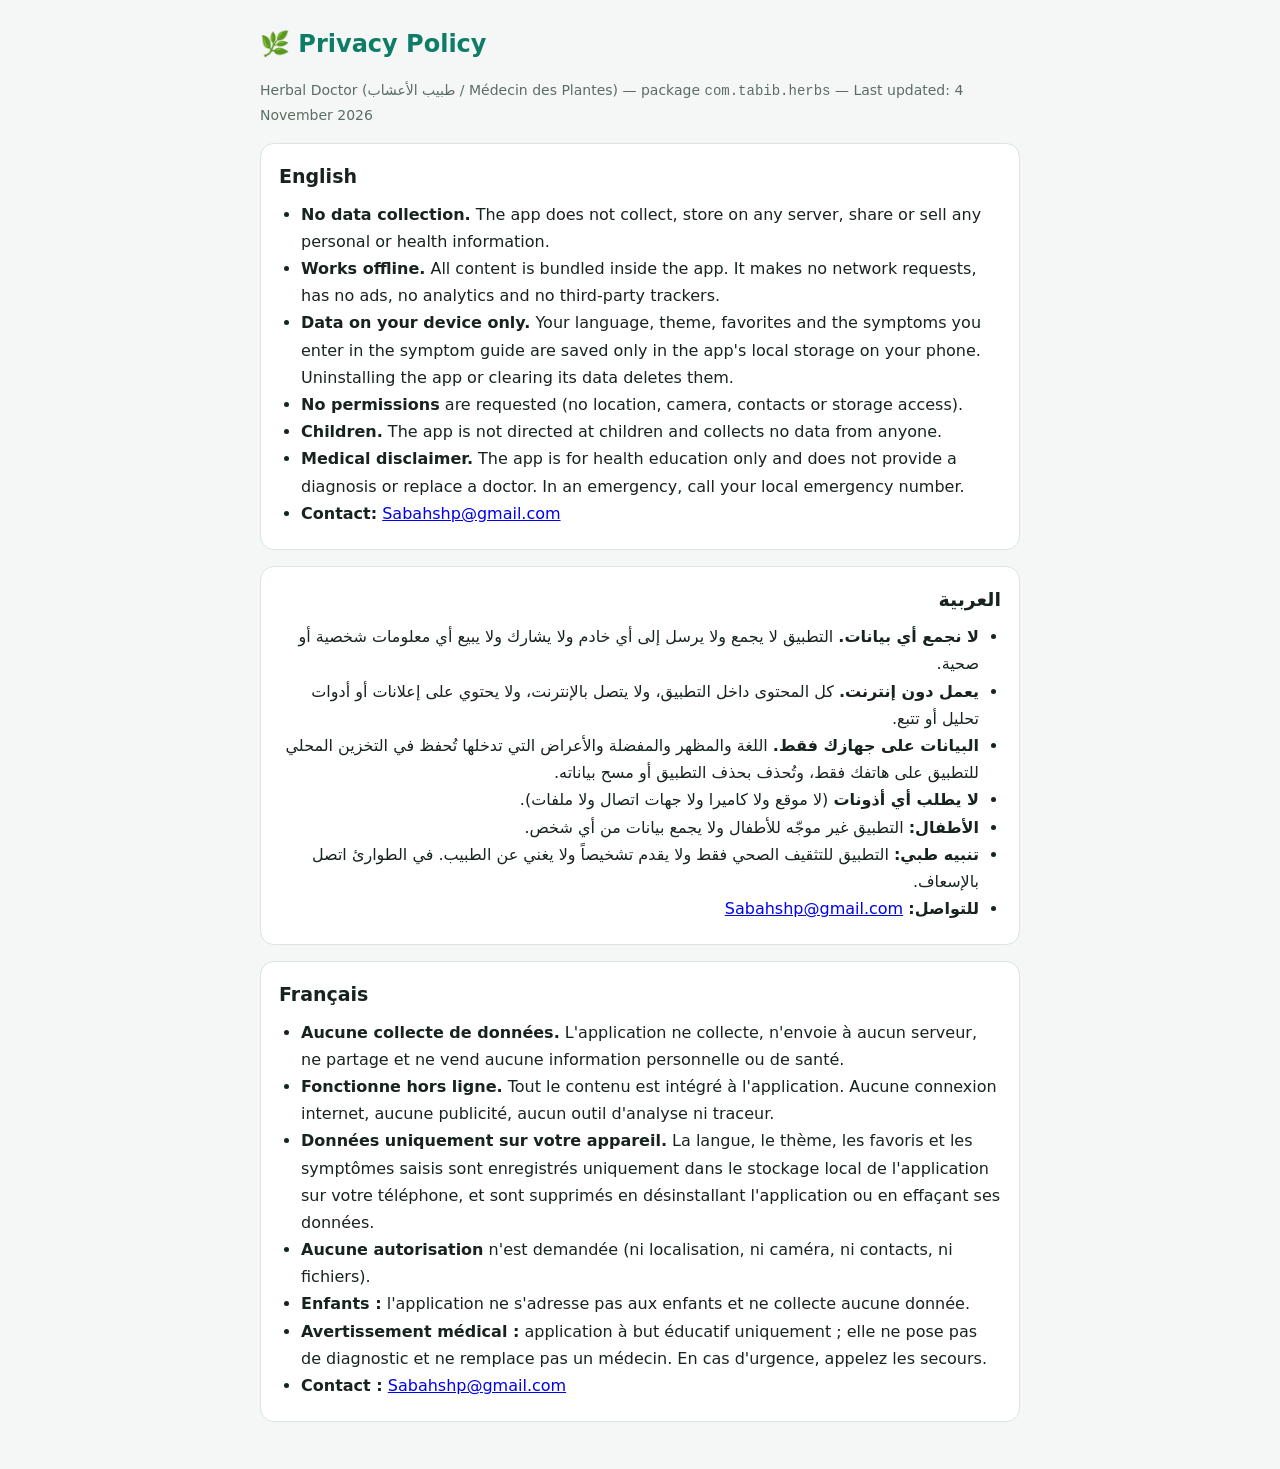
<file: medicine-app/www/privacy.html>
<!DOCTYPE html>
<html lang="en">
<head>
<meta charset="UTF-8">
<meta name="viewport" content="width=device-width, initial-scale=1.0">
<title>Privacy Policy — Herbal Doctor / طبيب الأعشاب / Médecin des Plantes</title>
<style>
  :root { --bg:#f4f7f5; --text:#17231e; --muted:#5c6d65; --card:#fff; --line:#dbe4df; --primary:#0e7c66; }
  @media (prefers-color-scheme: dark) { :root { --bg:#0f1613; --text:#e7efeb; --muted:#9fb1a9; --card:#17211d; --line:#2b3a34; --primary:#34c6a3; } }
  body { margin:0; background:var(--bg); color:var(--text); font-family:system-ui,-apple-system,"Segoe UI",Tahoma,sans-serif; line-height:1.7; }
  main { max-width:760px; margin:0 auto; padding:24px 16px 48px; }
  h1 { color:var(--primary); font-size:24px; margin:0 0 4px; }
  h2 { font-size:19px; margin:0 0 8px; }
  section { background:var(--card); border:1px solid var(--line); border-radius:14px; padding:16px 18px; margin-top:16px; }
  .muted { color:var(--muted); font-size:14px; }
  ul { padding-inline-start:22px; margin:6px 0; }
</style>
</head>
<body>
<main>
  <h1>🌿 Privacy Policy</h1>
  <p class="muted">Herbal Doctor (طبيب الأعشاب / Médecin des Plantes) — package <code>com.tabib.herbs</code> — Last updated: 4 November 2026</p>

  <section lang="en" dir="ltr">
    <h2>English</h2>
    <ul>
      <li><b>No data collection.</b> The app does not collect, store on any server, share or sell any personal or health information.</li>
      <li><b>Works offline.</b> All content is bundled inside the app. It makes no network requests, has no ads, no analytics and no third-party trackers.</li>
      <li><b>Data on your device only.</b> Your language, theme, favorites and the symptoms you enter in the symptom guide are saved only in the app's local storage on your phone. Uninstalling the app or clearing its data deletes them.</li>
      <li><b>No permissions</b> are requested (no location, camera, contacts or storage access).</li>
      <li><b>Children.</b> The app is not directed at children and collects no data from anyone.</li>
      <li><b>Medical disclaimer.</b> The app is for health education only and does not provide a diagnosis or replace a doctor. In an emergency, call your local emergency number.</li>
      <li><b>Contact:</b> <a href="mailto:Sabahshp@gmail.com">Sabahshp@gmail.com</a></li>
    </ul>
  </section>

  <section lang="ar" dir="rtl">
    <h2>العربية</h2>
    <ul>
      <li><b>لا نجمع أي بيانات.</b> التطبيق لا يجمع ولا يرسل إلى أي خادم ولا يشارك ولا يبيع أي معلومات شخصية أو صحية.</li>
      <li><b>يعمل دون إنترنت.</b> كل المحتوى داخل التطبيق، ولا يتصل بالإنترنت، ولا يحتوي على إعلانات أو أدوات تحليل أو تتبع.</li>
      <li><b>البيانات على جهازك فقط.</b> اللغة والمظهر والمفضلة والأعراض التي تدخلها تُحفظ في التخزين المحلي للتطبيق على هاتفك فقط، وتُحذف بحذف التطبيق أو مسح بياناته.</li>
      <li><b>لا يطلب أي أذونات</b> (لا موقع ولا كاميرا ولا جهات اتصال ولا ملفات).</li>
      <li><b>الأطفال:</b> التطبيق غير موجّه للأطفال ولا يجمع بيانات من أي شخص.</li>
      <li><b>تنبيه طبي:</b> التطبيق للتثقيف الصحي فقط ولا يقدم تشخيصاً ولا يغني عن الطبيب. في الطوارئ اتصل بالإسعاف.</li>
      <li><b>للتواصل:</b> <a href="mailto:Sabahshp@gmail.com">Sabahshp@gmail.com</a></li>
    </ul>
  </section>

  <section lang="fr" dir="ltr">
    <h2>Français</h2>
    <ul>
      <li><b>Aucune collecte de données.</b> L'application ne collecte, n'envoie à aucun serveur, ne partage et ne vend aucune information personnelle ou de santé.</li>
      <li><b>Fonctionne hors ligne.</b> Tout le contenu est intégré à l'application. Aucune connexion internet, aucune publicité, aucun outil d'analyse ni traceur.</li>
      <li><b>Données uniquement sur votre appareil.</b> La langue, le thème, les favoris et les symptômes saisis sont enregistrés uniquement dans le stockage local de l'application sur votre téléphone, et sont supprimés en désinstallant l'application ou en effaçant ses données.</li>
      <li><b>Aucune autorisation</b> n'est demandée (ni localisation, ni caméra, ni contacts, ni fichiers).</li>
      <li><b>Enfants :</b> l'application ne s'adresse pas aux enfants et ne collecte aucune donnée.</li>
      <li><b>Avertissement médical :</b> application à but éducatif uniquement ; elle ne pose pas de diagnostic et ne remplace pas un médecin. En cas d'urgence, appelez les secours.</li>
      <li><b>Contact :</b> <a href="mailto:Sabahshp@gmail.com">Sabahshp@gmail.com</a></li>
    </ul>
  </section>
</main>
</body>
</html>
</file>
